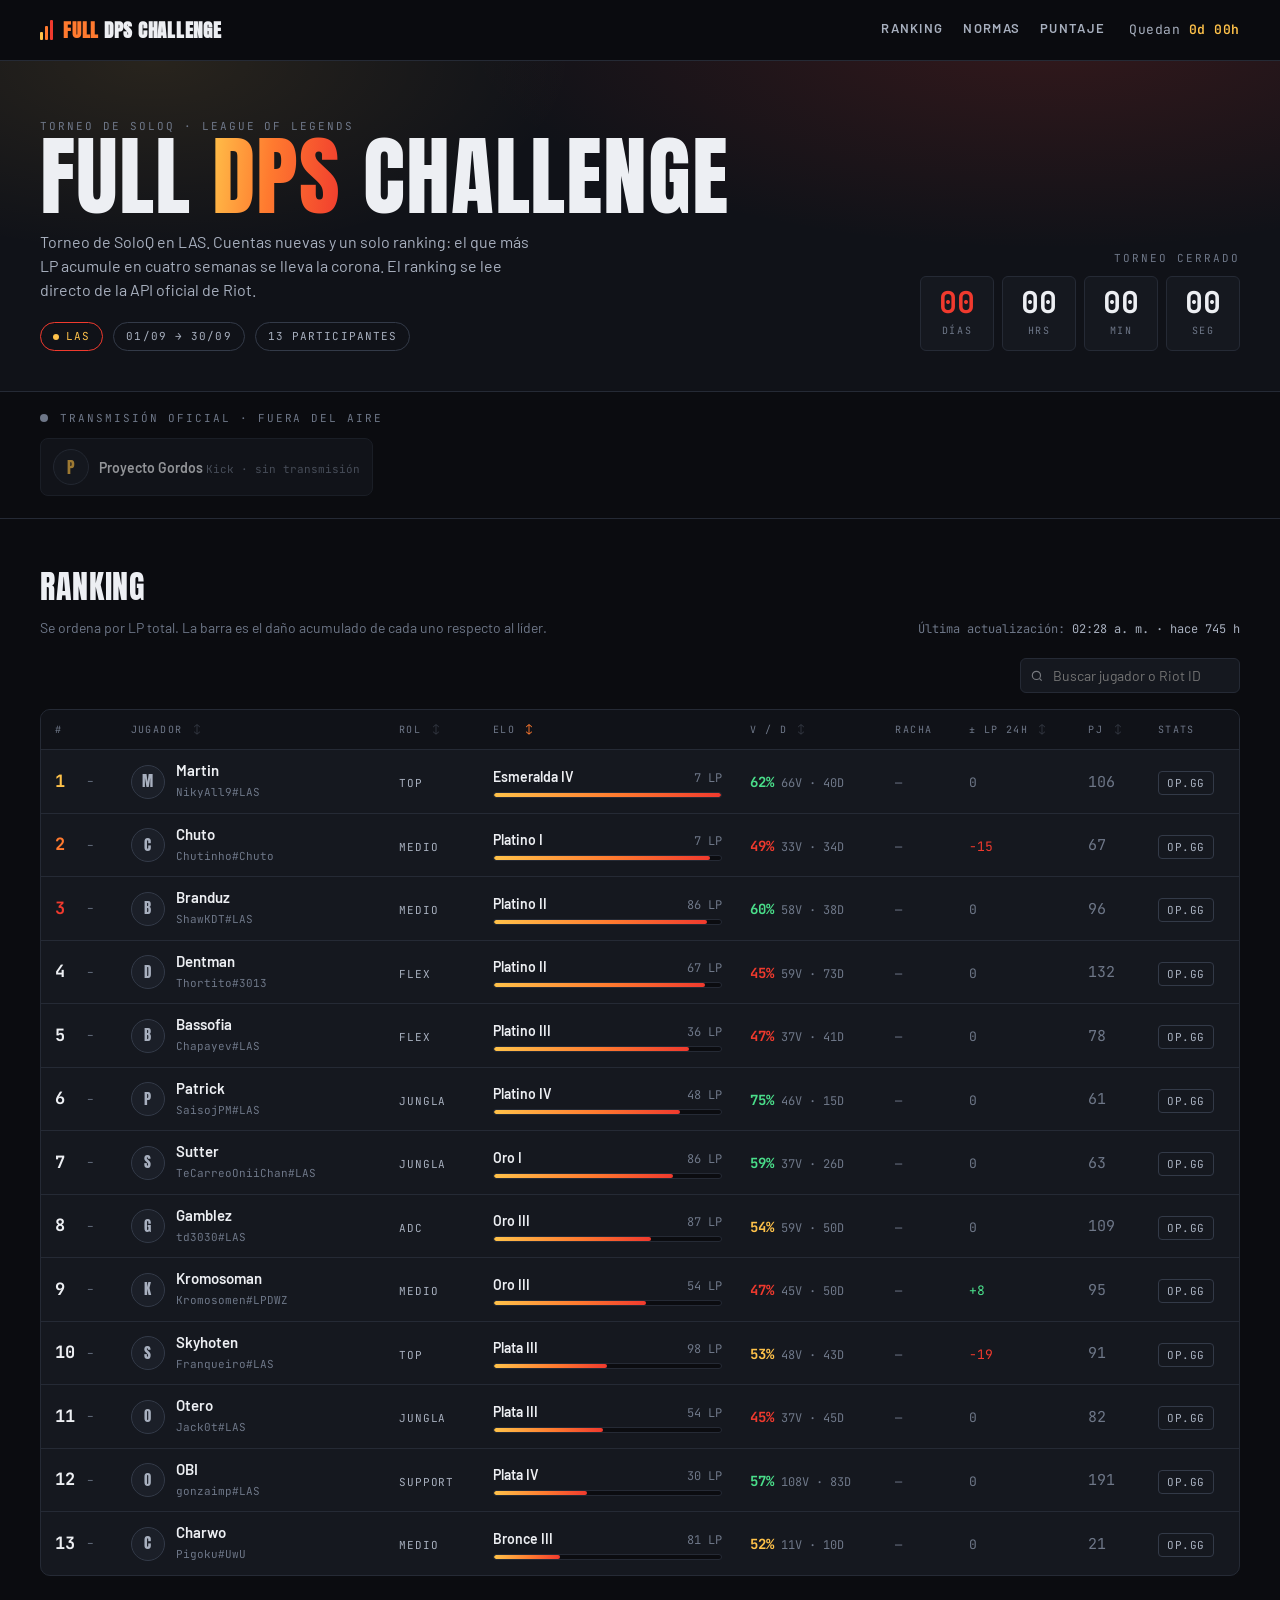
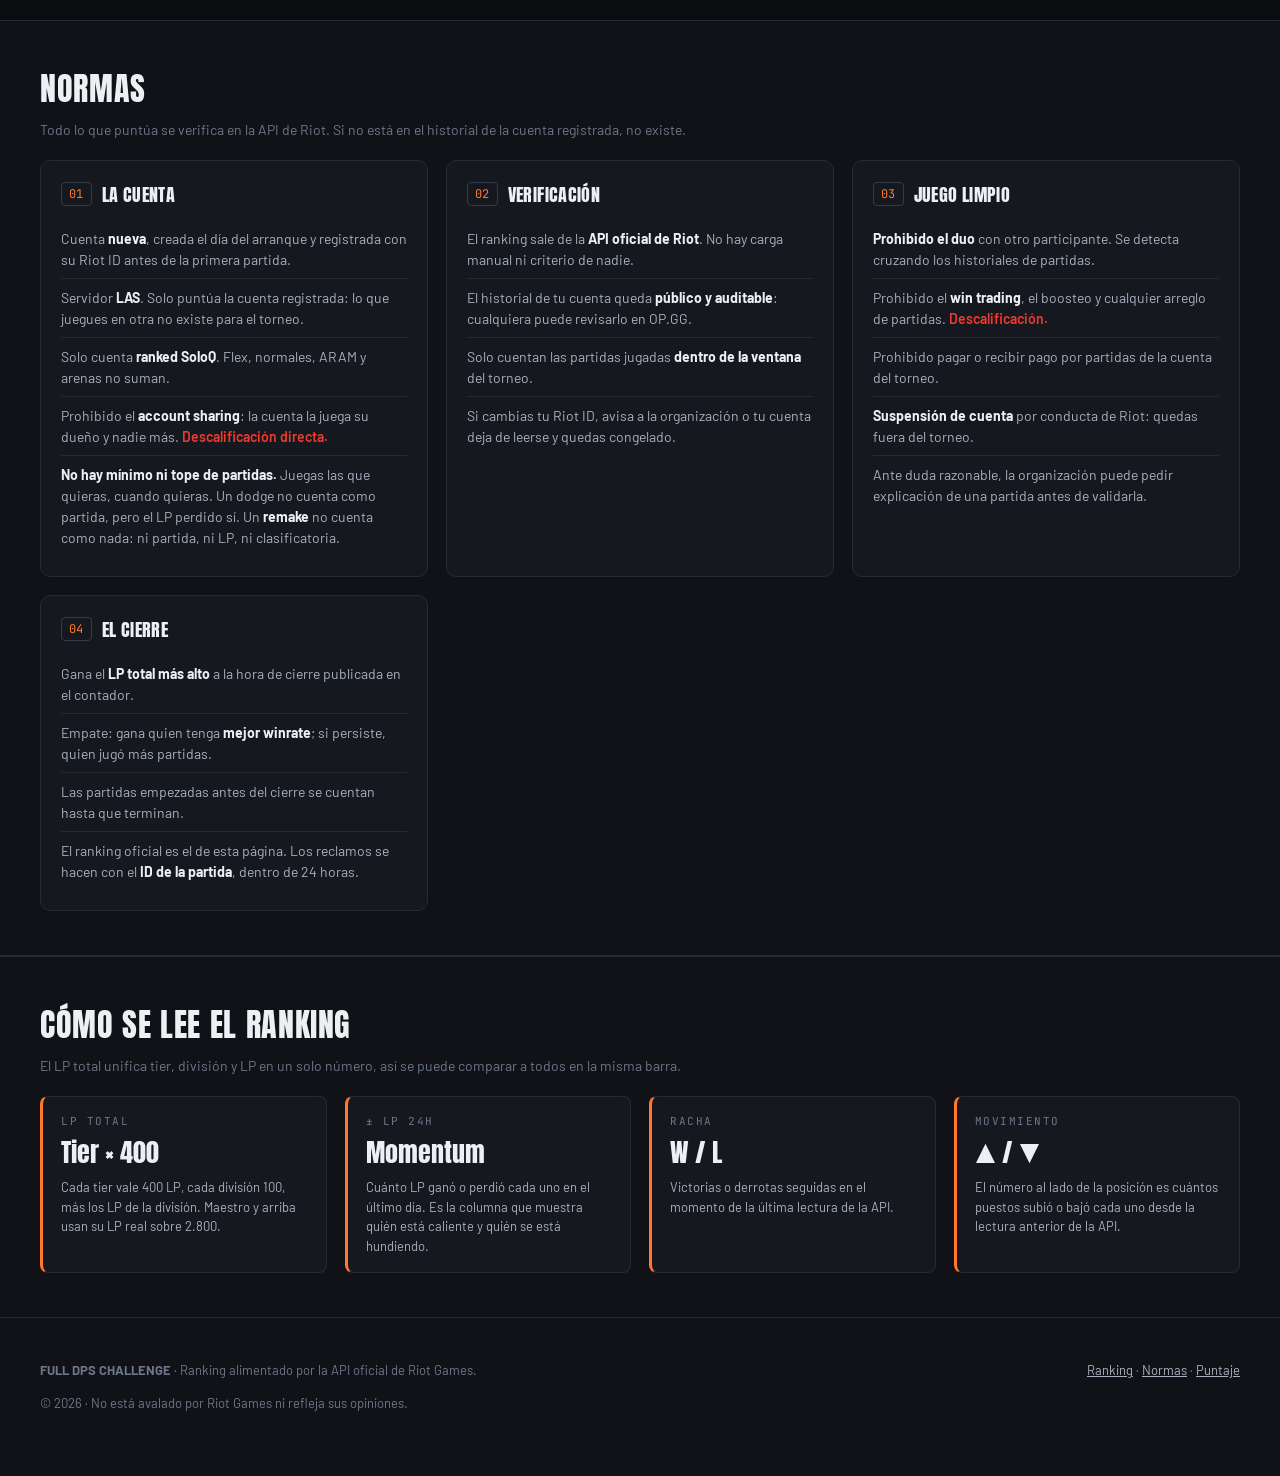
<file: index.html>
<!doctype html>
<html lang="es">
<head>
<meta charset="utf-8">
<meta name="viewport" content="width=device-width, initial-scale=1">
<title>FULL DPS CHALLENGE — Ranking en vivo</title>
<meta name="description" content="Ranking en vivo del FULL DPS CHALLENGE: clasificación de SoloQ en LAS y normas del torneo.">
<meta property="og:title" content="FULL DPS CHALLENGE">
<meta property="og:description" content="Ranking en vivo del torneo de SoloQ.">
<meta property="og:type" content="website">
<link rel="preconnect" href="https://fonts.googleapis.com">
<link rel="preconnect" href="https://fonts.gstatic.com" crossorigin>
<link rel="stylesheet" href="https://fonts.googleapis.com/css2?family=Anton&family=Barlow:wght@400;500;600;700&family=JetBrains+Mono:wght@400;700&display=swap">
<link rel="stylesheet" href="assets/styles.css">
</head>
<body>

<header class="site-header">
  <div class="wrap">
    <a class="logo" href="#">
      <span class="bars"><i></i><i></i><i></i></span>
      <b id="logoName">FULL DPS CHALLENGE</b>
    </a>
    <nav class="nav">
      <a href="#ranking">Ranking</a>
      <a href="#normas">Normas</a>
      <a href="#puntaje">Puntaje</a>
    </nav>
    <span class="hdr-clock" id="hdrClock"></span>
  </div>
</header>

<div class="hero">
  <div class="wrap">
    <div>
      <span class="eyebrow">Torneo de SoloQ · League of Legends</span>
      <h1 id="heroTitle">FULL DPS CHALLENGE</h1>
      <p class="sub" id="heroSub"></p>
      <div class="hero-meta">
        <span class="tag hot"><span class="dot"></span><span id="tagRegion">LAS</span></span>
        <span class="tag" id="tagFechas"></span>
        <span class="tag" id="tagJugadores"></span>
      </div>
    </div>
    <div class="countdown">
      <div class="eyebrow lbl" id="cdLabel">El torneo termina en</div>
      <div class="cd-units">
        <div class="cd-unit" id="cdDias"><b id="cdD">00</b><span>días</span></div>
        <div class="cd-unit"><b id="cdH">00</b><span>hrs</span></div>
        <div class="cd-unit"><b id="cdM">00</b><span>min</span></div>
        <div class="cd-unit"><b id="cdS">00</b><span>seg</span></div>
      </div>
    </div>
  </div>
</div>

<div class="live-strip" id="tiraCanal">
  <div class="wrap">
    <div class="live-head">
      <span class="live-dot"></span>
      <span class="eyebrow">Transmisión oficial · <span id="estadoCanal">En directo ahora</span></span>
    </div>
    <div class="live-cards" id="canalOficial"></div>
  </div>
</div>

<section class="section" id="ranking">
  <div class="wrap">
    <div class="section-head">
      <div>
        <h2>Ranking</h2>
        <p>Se ordena por LP total. La barra es el daño acumulado de cada uno respecto al líder.</p>
      </div>
      <span class="updated" id="updated">Última actualización: <b>—</b></span>
    </div>

    <div class="controls">
      <div class="search">
        <svg width="14" height="14" viewBox="0 0 24 24" fill="none" stroke="currentColor" stroke-width="2"><circle cx="11" cy="11" r="7"/><path d="m20 20-3.5-3.5"/></svg>
        <input id="buscador" type="search" placeholder="Buscar jugador o Riot ID" aria-label="Buscar jugador">
      </div>
    </div>

    <div class="table-wrap">
      <table class="rank">
        <thead>
          <tr>
            <th>#</th>
            <th class="sortable" data-campo="nombre">Jugador <span class="arrow">↕</span></th>
            <th class="sortable" data-campo="rol">Rol <span class="arrow">↕</span></th>
            <th class="sortable" data-campo="lp" aria-sort="descending">Elo <span class="arrow">↕</span></th>
            <th class="sortable" data-campo="wr">V / D <span class="arrow">↕</span></th>
            <th>Racha</th>
            <th class="sortable" data-campo="delta">± LP 24h <span class="arrow">↕</span></th>
            <th class="sortable" data-campo="partidas">PJ <span class="arrow">↕</span></th>
            <th>Stats</th>
          </tr>
        </thead>
        <tbody id="rankBody">
          <tr><td colspan="9"><div class="empty-row">Cargando ranking…</div></td></tr>
        </tbody>
      </table>
    </div>
  </div>
</section>

<section class="section" id="normas" style="background:var(--bg-2); border-top:1px solid var(--line); border-bottom:1px solid var(--line)">
  <div class="wrap">
    <div class="section-head">
      <div>
        <h2>Normas</h2>
        <p>Todo lo que puntúa se verifica en la API de Riot. Si no está en el historial de la cuenta registrada, no existe.</p>
      </div>
    </div>
    <div class="rules-grid">

      <div class="rule-card">
        <h3><span class="ix">01</span> La cuenta</h3>
        <ul>
          <li>Cuenta <b>nueva</b>, creada el día del arranque y registrada con su Riot ID antes de la primera partida.</li>
          <li>Servidor <b>LAS</b>. Solo puntúa la cuenta registrada: lo que juegues en otra no existe para el torneo.</li>
          <li>Solo cuenta <b>ranked SoloQ</b>. Flex, normales, ARAM y arenas no suman.</li>
          <li>Prohibido el <b>account sharing</b>: la cuenta la juega su dueño y nadie más. <span class="pen">Descalificación directa.</span></li>
          <li><b>No hay mínimo ni tope de partidas.</b> Juegas las que quieras, cuando quieras. Un dodge no cuenta como partida, pero el LP perdido sí. Un <b>remake</b> no cuenta como nada: ni partida, ni LP, ni clasificatoria.</li>
        </ul>
      </div>

      <div class="rule-card">
        <h3><span class="ix">02</span> Verificación</h3>
        <ul>
          <li>El ranking sale de la <b>API oficial de Riot</b>. No hay carga manual ni criterio de nadie.</li>
          <li>El historial de tu cuenta queda <b>público y auditable</b>: cualquiera puede revisarlo en OP.GG.</li>
          <li>Solo cuentan las partidas jugadas <b>dentro de la ventana</b> del torneo.</li>
          <li>Si cambias tu Riot ID, avisa a la organización o tu cuenta deja de leerse y quedas congelado.</li>
        </ul>
      </div>

      <div class="rule-card">
        <h3><span class="ix">03</span> Juego limpio</h3>
        <ul>
          <li><b>Prohibido el duo</b> con otro participante. Se detecta cruzando los historiales de partidas.</li>
          <li>Prohibido el <b>win trading</b>, el boosteo y cualquier arreglo de partidas. <span class="pen">Descalificación.</span></li>
          <li>Prohibido pagar o recibir pago por partidas de la cuenta del torneo.</li>
          <li><b>Suspensión de cuenta</b> por conducta de Riot: quedas fuera del torneo.</li>
          <li>Ante duda razonable, la organización puede pedir explicación de una partida antes de validarla.</li>
        </ul>
      </div>

      <div class="rule-card">
        <h3><span class="ix">04</span> El cierre</h3>
        <ul>
          <li>Gana el <b>LP total más alto</b> a la hora de cierre publicada en el contador.</li>
          <li>Empate: gana quien tenga <b>mejor winrate</b>; si persiste, quien jugó más partidas.</li>
          <li>Las partidas empezadas antes del cierre se cuentan hasta que terminan.</li>
          <li>El ranking oficial es el de esta página. Los reclamos se hacen con el <b>ID de la partida</b>, dentro de 24 horas.</li>
        </ul>
      </div>

    </div>
  </div>
</section>

<section class="section" id="puntaje" style="background:var(--bg-2); border-top:1px solid var(--line)">
  <div class="wrap">
    <div class="section-head">
      <div>
        <h2>Cómo se lee el ranking</h2>
        <p>El LP total unifica tier, división y LP en un solo número, así se puede comparar a todos en la misma barra.</p>
      </div>
    </div>
    <div class="scoring">
      <div class="score-box">
        <div class="k">LP total</div>
        <div class="v">Tier × 400</div>
        <p>Cada tier vale 400 LP, cada división 100, más los LP de la división. Maestro y arriba usan su LP real sobre 2.800.</p>
      </div>
      <div class="score-box">
        <div class="k">± LP 24h</div>
        <div class="v">Momentum</div>
        <p>Cuánto LP ganó o perdió cada uno en el último día. Es la columna que muestra quién está caliente y quién se está hundiendo.</p>
      </div>
      <div class="score-box">
        <div class="k">Racha</div>
        <div class="v">W / L</div>
        <p>Victorias o derrotas seguidas en el momento de la última lectura de la API.</p>
      </div>
      <div class="score-box">
        <div class="k">Movimiento</div>
        <div class="v">▲ / ▼</div>
        <p>El número al lado de la posición es cuántos puestos subió o bajó cada uno desde la lectura anterior de la API.</p>
      </div>
    </div>
  </div>
</section>

<footer class="site-footer">
  <div class="wrap">
    <div>
      <p><b id="footerNombre">FULL DPS CHALLENGE</b> · Ranking alimentado por la API oficial de Riot Games.</p>
      <p>© <span id="anio"></span> · No está avalado por Riot Games ni refleja sus opiniones.</p>
    </div>
    <div>
      <p><a href="#ranking">Ranking</a> · <a href="#normas">Normas</a> · <a href="#puntaje">Puntaje</a></p>
    </div>
  </div>
</footer>

<script src="assets/app.js"></script>
</body>
</html>
</file>
<file: assets/styles.css>
/* ==========================================================================
   FULL DPS CHALLENGE — hoja de estilos
   Identidad: medidor de daño. El ranking se lee como un damage meter:
   cada jugador es una barra que crece con su LP total.
   ========================================================================== */

:root{
  /* superficie */
  --bg:#0B0C10;
  --bg-2:#101218;
  --surface:#15181F;
  --surface-2:#1B1F28;
  --line:#252A35;
  --line-2:#333A48;

  /* tinta */
  --ink:#EDEFF3;
  --ink-2:#A8B0BF;
  --ink-3:#6E7788;

  /* acentos: el gradiente del medidor va de ámbar a rojo crítico */
  --dps-1:#FFC24A;
  --dps-2:#FF7A2F;
  --dps-3:#F03A2E;
  --live:#37DCE4;
  --ok:#4ADE8A;
  --warn:#FFC24A;
  --bad:#F03A2E;

  --mono:"JetBrains Mono", ui-monospace, SFMono-Regular, Menlo, monospace;
  --sans:"Barlow", ui-sans-serif, system-ui, -apple-system, sans-serif;
  --disp:"Anton", "Arial Narrow", ui-sans-serif, sans-serif;
}

*{box-sizing:border-box}
html{scroll-behavior:smooth}
@media (prefers-reduced-motion:reduce){html{scroll-behavior:auto} *{animation:none !important; transition:none !important}}

body{
  margin:0;
  background:var(--bg);
  color:var(--ink);
  font-family:var(--sans);
  font-size:15px;
  line-height:1.5;
  -webkit-font-smoothing:antialiased;
}
a{color:inherit}
button{font:inherit; color:inherit}
h1,h2,h3{margin:0; font-family:var(--disp); font-weight:400; letter-spacing:.02em; text-transform:uppercase; text-wrap:balance}
.mono{font-family:var(--mono); font-variant-numeric:tabular-nums}
.wrap{max-width:1240px; margin:0 auto; padding:0 20px}
.eyebrow{font-family:var(--mono); font-size:11px; letter-spacing:.18em; text-transform:uppercase; color:var(--ink-3)}

/* ---------- header ---------- */
.site-header{
  position:sticky; top:0; z-index:50;
  background:rgba(11,12,16,.92);
  backdrop-filter:blur(10px);
  border-bottom:1px solid var(--line);
}
.site-header .wrap{display:flex; align-items:center; gap:24px; height:60px}
.logo{display:flex; align-items:center; gap:10px; text-decoration:none; flex:none}
.logo .bars{display:flex; align-items:flex-end; gap:2px; height:20px}
.logo .bars i{width:3px; border-radius:1px; display:block}
.logo .bars i:nth-child(1){height:8px; background:var(--dps-1)}
.logo .bars i:nth-child(2){height:14px; background:var(--dps-2)}
.logo .bars i:nth-child(3){height:20px; background:var(--dps-3)}
.logo b{font-family:var(--disp); font-size:19px; letter-spacing:.04em}
.logo b span{color:var(--dps-2)}
.nav{display:flex; gap:20px; margin-left:auto}
.nav a{font-size:13px; text-transform:uppercase; letter-spacing:.1em; text-decoration:none; color:var(--ink-2); font-weight:600; padding:6px 0; border-bottom:2px solid transparent}
.nav a:hover,.nav a:focus-visible{color:var(--ink); border-bottom-color:var(--dps-2)}
.hdr-clock{font-family:var(--mono); font-size:13px; color:var(--ink-2); flex:none; letter-spacing:.04em}
.hdr-clock b{color:var(--dps-1); font-weight:600}

/* ---------- hero ---------- */
.hero{
  position:relative; overflow:hidden;
  border-bottom:1px solid var(--line);
  background:
    radial-gradient(900px 340px at 82% -10%, rgba(240,58,46,.16), transparent 65%),
    radial-gradient(700px 320px at 12% 0%, rgba(255,194,74,.10), transparent 60%),
    var(--bg-2);
}
.hero .wrap{padding:52px 20px 40px; display:grid; grid-template-columns:1fr auto; gap:36px; align-items:end}
.hero h1{font-size:clamp(44px,7.5vw,88px); line-height:.92; letter-spacing:.01em}
.hero h1 em{font-style:normal; background:linear-gradient(96deg, var(--dps-1), var(--dps-2) 45%, var(--dps-3)); -webkit-background-clip:text; background-clip:text; color:transparent}
.hero .sub{color:var(--ink-2); max-width:56ch; margin:14px 0 0; font-size:16px}
.hero-meta{display:flex; gap:10px; flex-wrap:wrap; margin-top:20px}

.countdown{text-align:right}
.countdown .lbl{margin-bottom:10px}
.cd-units{display:flex; gap:8px}
.cd-unit{
  background:var(--surface); border:1px solid var(--line); border-radius:6px;
  padding:10px 14px; min-width:74px; text-align:center;
}
.cd-unit b{display:block; font-family:var(--mono); font-size:30px; font-weight:700; line-height:1; font-variant-numeric:tabular-nums}
.cd-unit span{font-size:10px; letter-spacing:.16em; text-transform:uppercase; color:var(--ink-3); font-family:var(--mono)}
.cd-unit.crit b{color:var(--dps-3)}

.tag{
  display:inline-flex; align-items:center; gap:7px;
  font-family:var(--mono); font-size:11px; letter-spacing:.1em; text-transform:uppercase;
  border:1px solid var(--line-2); border-radius:999px; padding:5px 12px; color:var(--ink-2);
}
.tag.hot{border-color:var(--dps-3); color:var(--dps-1)}
.tag .dot{width:6px;height:6px;border-radius:50%;background:currentColor}

/* ---------- en vivo ---------- */
.live-strip{border-bottom:1px solid var(--line); background:var(--bg); padding:18px 0}
.live-head{display:flex; align-items:center; gap:12px; margin-bottom:12px}
.live-dot{width:8px;height:8px;border-radius:50%;background:var(--bad); animation:pulse 1.8s ease-in-out infinite}
@keyframes pulse{0%,100%{opacity:1; transform:scale(1)} 50%{opacity:.45; transform:scale(.82)}}
.live-cards{display:flex; gap:10px; overflow-x:auto; padding-bottom:4px}
.live-card{
  flex:none; min-width:212px; display:flex; gap:10px; align-items:center;
  background:var(--surface); border:1px solid var(--line); border-radius:8px; padding:10px 12px;
  text-decoration:none; transition:border-color .15s, transform .15s;
}
.live-card:hover{border-color:var(--dps-2); transform:translateY(-1px)}
.live-card .av{width:36px;height:36px;border-radius:50%;background:var(--surface-2); border:1px solid var(--line-2); display:grid; place-items:center; font-family:var(--disp); font-size:16px; color:var(--dps-1); flex:none}
.live-card .who{font-weight:600; font-size:14px; line-height:1.2}
.live-card .plat{font-family:var(--mono); font-size:11px; color:var(--ink-3)}
.live-empty{color:var(--ink-3); font-size:14px; font-family:var(--mono)}
.live-strip.off .live-dot{background:var(--ink-3); animation:none}
.live-strip.off .live-card{opacity:.6}

/* ---------- controles del ranking ---------- */
.section{padding:44px 0}
.section-head{display:flex; align-items:flex-end; justify-content:space-between; gap:20px; flex-wrap:wrap; margin-bottom:20px}
.section-head h2{font-size:32px}
.section-head p{margin:6px 0 0; color:var(--ink-3); font-size:14px}
.updated{font-family:var(--mono); font-size:12px; color:var(--ink-3)}
.updated b{color:var(--ink-2); font-weight:400}

.controls{display:flex; gap:10px; flex-wrap:wrap; align-items:center; margin-bottom:16px}
.filters{display:flex; gap:6px; flex-wrap:wrap}
.filter{
  border:1px solid var(--line); background:var(--surface); border-radius:999px;
  padding:6px 14px; font-size:12px; letter-spacing:.08em; text-transform:uppercase;
  font-weight:600; cursor:pointer; color:var(--ink-2); transition:.15s;
}
.filter:hover{border-color:var(--line-2); color:var(--ink)}
.filter[aria-pressed="true"]{background:var(--dps-3); border-color:var(--dps-3); color:#fff}
.filter .n{font-family:var(--mono); opacity:.75; margin-left:6px}
.search{margin-left:auto; position:relative}
.search input{
  background:var(--surface); border:1px solid var(--line); border-radius:6px;
  padding:8px 12px 8px 32px; color:var(--ink); font-size:14px; width:220px; font-family:var(--sans);
}
.search input:focus{outline:2px solid var(--dps-2); outline-offset:1px; border-color:var(--dps-2)}
.search svg{position:absolute; left:10px; top:50%; transform:translateY(-50%); opacity:.45}

/* ---------- tabla / damage meter ---------- */
.table-wrap{overflow-x:auto; border:1px solid var(--line); border-radius:10px; background:var(--surface)}
table.rank{width:100%; border-collapse:collapse; min-width:900px}
table.rank th{
  text-align:left; font-family:var(--mono); font-size:10px; letter-spacing:.14em; text-transform:uppercase;
  color:var(--ink-3); font-weight:400; padding:12px 14px; border-bottom:1px solid var(--line);
  background:var(--bg-2); white-space:nowrap;
}
table.rank th.sortable{cursor:pointer; user-select:none}
table.rank th.sortable:hover{color:var(--ink)}
table.rank th .arrow{opacity:.35; margin-left:4px}
table.rank th[aria-sort] .arrow{opacity:1; color:var(--dps-2)}
table.rank td{padding:11px 14px; border-bottom:1px solid var(--line); vertical-align:middle}
table.rank tbody tr{transition:background .12s}
table.rank tbody tr:hover{background:var(--surface-2)}
table.rank tbody tr:last-child td{border-bottom:0}
table.rank tbody tr.out{opacity:.42}

.pos{display:flex; align-items:center; gap:8px; font-family:var(--mono); font-variant-numeric:tabular-nums}
.pos .n{font-size:17px; font-weight:700; min-width:24px}
.pos .mv{font-size:11px; display:inline-flex; align-items:center; gap:2px}
.mv.up{color:var(--ok)} .mv.down{color:var(--bad)} .mv.same{color:var(--ink-3)}
tr.top1 .pos .n{color:var(--dps-1)}
tr.top2 .pos .n{color:var(--dps-2)}
tr.top3 .pos .n{color:var(--dps-3)}

.who-cell{display:flex; align-items:center; gap:11px; min-width:210px}
.av{width:34px;height:34px;border-radius:50%;background:var(--surface-2); border:1px solid var(--line-2); display:grid; place-items:center; font-family:var(--disp); font-size:15px; color:var(--ink-2); flex:none}
.who .nm{font-weight:600; font-size:15px; line-height:1.2; display:flex; align-items:center; gap:7px}
.who .rid{font-family:var(--mono); font-size:11px; color:var(--ink-3)}
.badge-live{
  font-family:var(--mono); font-size:9px; letter-spacing:.1em; padding:2px 6px; border-radius:3px;
  background:var(--bad); color:#fff; font-weight:700;
}
.badge-out{font-family:var(--mono); font-size:9px; letter-spacing:.1em; padding:2px 6px; border-radius:3px; background:var(--surface-2); color:var(--ink-3); border:1px solid var(--line-2)}

.role{font-family:var(--mono); font-size:11px; letter-spacing:.08em; text-transform:uppercase; color:var(--ink-2); white-space:nowrap}

/* medidor */
.meter{min-width:200px}
.meter .top{display:flex; align-items:baseline; justify-content:space-between; gap:10px; margin-bottom:5px}
.meter .elo{font-size:14px; font-weight:600; white-space:nowrap}
.meter .lp{font-family:var(--mono); font-size:12px; color:var(--ink-3)}
.meter .bar{height:6px; background:var(--bg); border-radius:3px; overflow:hidden; border:1px solid var(--line)}
.meter .bar i{display:block; height:100%; background:linear-gradient(90deg, var(--dps-1), var(--dps-2) 55%, var(--dps-3)); border-radius:3px; transition:width .5s ease}

.wl{font-family:var(--mono); font-size:12px; white-space:nowrap}
.wl b{font-size:14px; font-weight:700}
.wl .d{color:var(--ink-3)}
.wr-good{color:var(--ok)} .wr-mid{color:var(--warn)} .wr-bad{color:var(--bad)}

.streak{font-family:var(--mono); font-size:12px; display:inline-flex; gap:2px; align-items:center; white-space:nowrap}
.streak.w{color:var(--ok)} .streak.l{color:var(--bad)} .streak.none{color:var(--ink-3)}

.delta{font-family:var(--mono); font-size:13px; font-variant-numeric:tabular-nums; white-space:nowrap}
.delta.up{color:var(--ok)} .delta.down{color:var(--bad)} .delta.flat{color:var(--ink-3)}

.opgg{
  font-family:var(--mono); font-size:11px; letter-spacing:.06em; text-decoration:none;
  border:1px solid var(--line-2); border-radius:4px; padding:4px 8px; color:var(--ink-2); white-space:nowrap;
}
.opgg:hover{border-color:var(--dps-2); color:var(--dps-1)}

.empty-row{padding:38px 14px; text-align:center; color:var(--ink-3); font-family:var(--mono); font-size:13px}

/* ---------- normas ---------- */
.rules-grid{display:grid; grid-template-columns:repeat(auto-fit,minmax(290px,1fr)); gap:18px}
.rule-card{background:var(--surface); border:1px solid var(--line); border-radius:10px; padding:20px}
.rule-card h3{font-size:18px; margin-bottom:6px; display:flex; align-items:center; gap:10px}
.rule-card h3 .ix{font-family:var(--mono); font-size:12px; color:var(--dps-2); border:1px solid var(--line-2); border-radius:4px; padding:2px 7px}
.rule-card ul{margin:12px 0 0; padding:0; list-style:none}
.rule-card li{padding:8px 0; border-top:1px solid var(--line); font-size:14px; color:var(--ink-2)}
.rule-card li:first-child{border-top:0}
.rule-card li b{color:var(--ink)}
.rule-card li .pen{color:var(--dps-3); font-weight:600}

.scoring{display:grid; grid-template-columns:repeat(auto-fit,minmax(260px,1fr)); gap:18px; margin-top:18px}
.score-box{background:var(--surface); border:1px solid var(--line); border-left:3px solid var(--dps-2); border-radius:8px; padding:16px 18px}
.score-box .k{font-family:var(--mono); font-size:11px; letter-spacing:.14em; text-transform:uppercase; color:var(--ink-3)}
.score-box .v{font-family:var(--disp); font-size:26px; margin-top:4px}
.score-box p{margin:6px 0 0; font-size:13px; color:var(--ink-2)}

/* ---------- footer ---------- */
.site-footer{border-top:1px solid var(--line); padding:30px 0 50px; color:var(--ink-3); font-size:13px; background:var(--bg-2)}
.site-footer .wrap{display:flex; gap:20px; justify-content:space-between; flex-wrap:wrap}
.site-footer a{color:var(--ink-2)}

/* ---------- responsive ---------- */
@media (max-width:900px){
  .hero .wrap{grid-template-columns:1fr; align-items:start; gap:26px}
  .countdown{text-align:left}
  .nav{display:none}
}
@media (max-width:600px){
  .hdr-clock{display:none}
  .logo b{font-size:16px}
  .cd-unit{min-width:60px; padding:8px 10px}
  .cd-unit b{font-size:24px}
  .search{margin-left:0; width:100%}
  .search input{width:100%}
}
</file>
